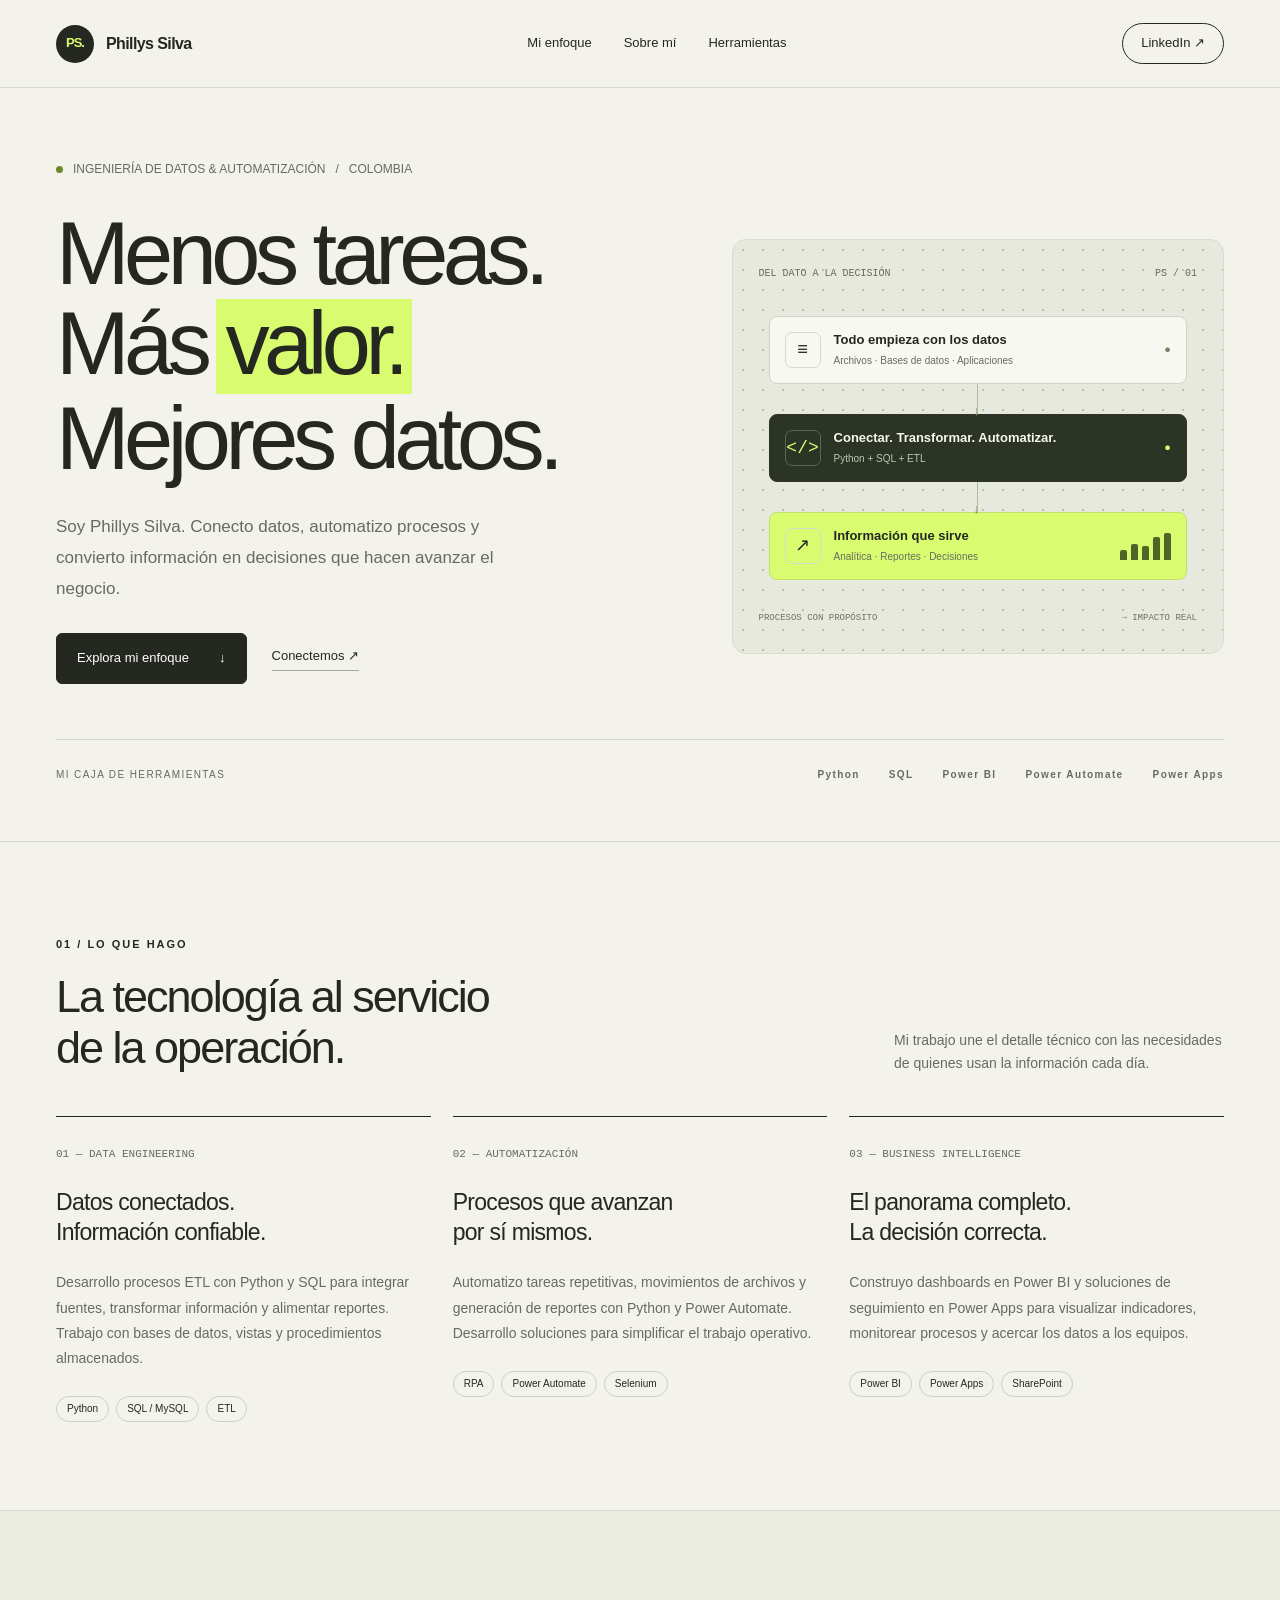
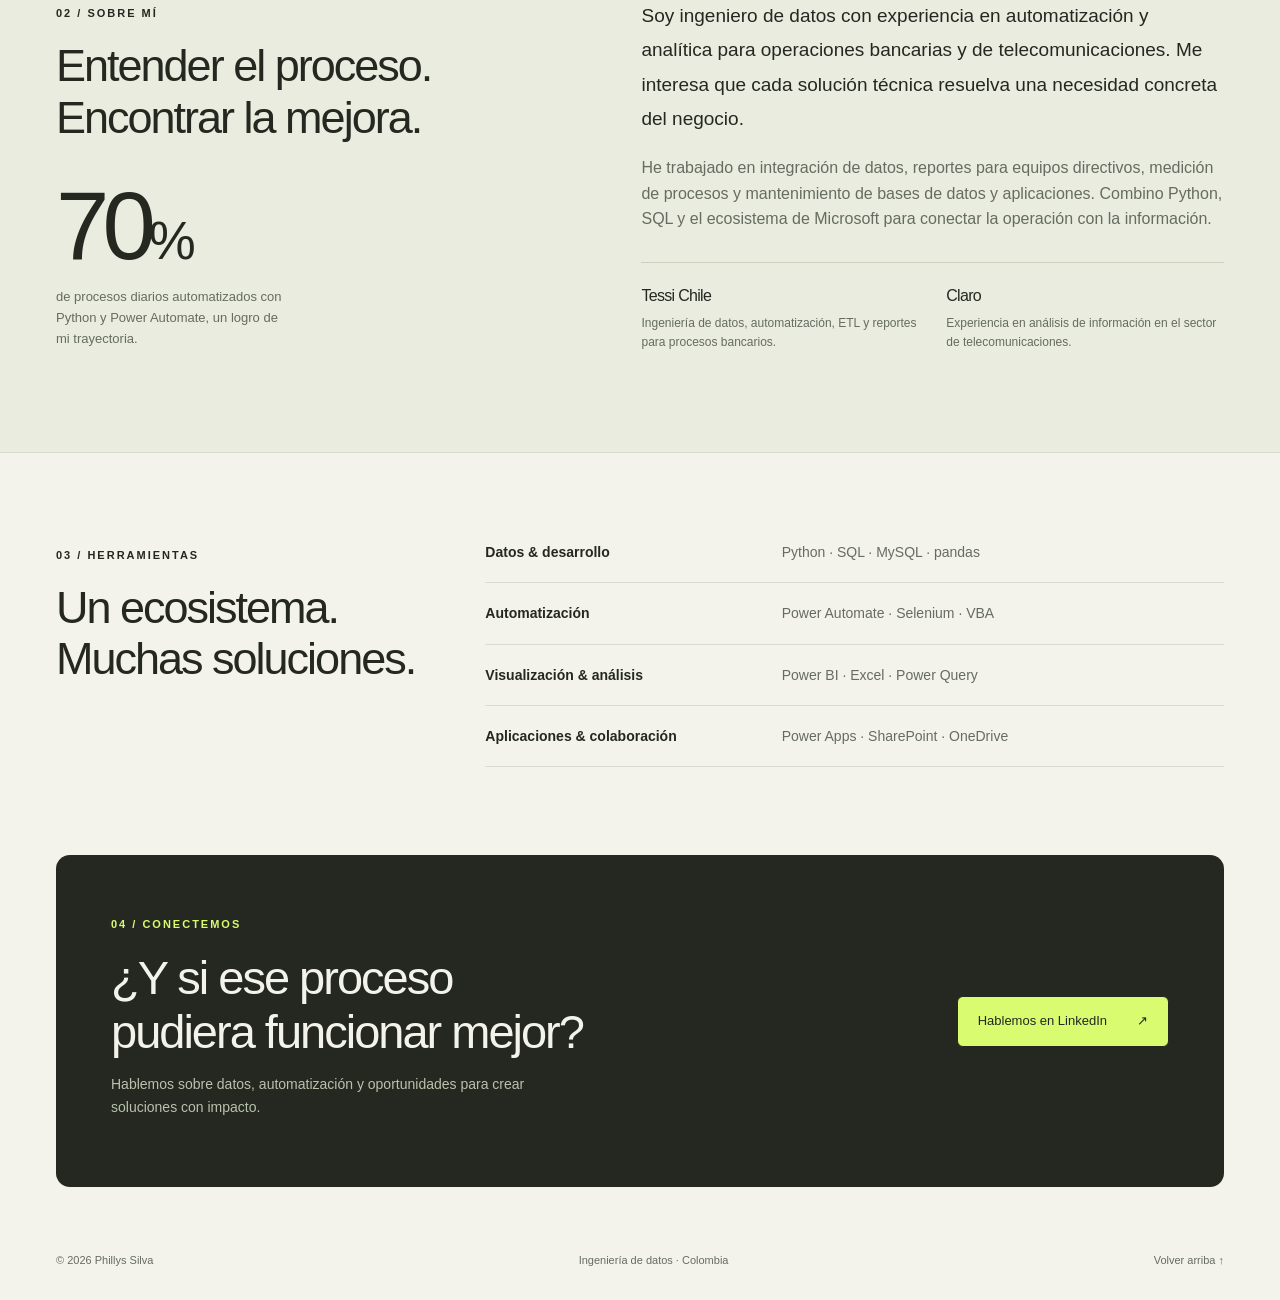
<file: index.html>
<!doctype html>
<html lang="es"><head><meta charset="utf-8"><meta name="viewport" content="width=device-width,initial-scale=1"><meta name="description" content="Phillys Silva. Ingeniería de datos, automatización de procesos y analítica con Python, SQL y Power BI."><meta name="theme-color" content="#f3f3ec"><title>Phillys Silva — Datos que mueven decisiones</title><link rel="icon" href="data:image/svg+xml,%3Csvg xmlns='http://www.w3.org/2000/svg' viewBox='0 0 64 64'%3E%3Crect width='64' height='64' rx='16' fill='%23d9fb70'/%3E%3Ctext x='12' y='43' font-size='30' font-family='Arial' font-weight='700'%3EPS%3C/text%3E%3C/svg%3E"><style>
:root{--paper:#f3f3ec;--ink:#242820;--muted:#666c61;--lime:#d9fb70;--line:#d8dbcf}*{box-sizing:border-box}html{scroll-behavior:smooth;scroll-padding-top:90px}body{margin:0;background:var(--paper);color:var(--ink);font-family:Arial,Helvetica,sans-serif;font-size:16px;line-height:1.6}a{color:inherit;text-decoration:none}button{font:inherit}::selection{background:var(--lime)}.wrap{max-width:1280px;margin:auto;padding:0 56px}header{position:sticky;top:0;z-index:5;background:#f3f3ecf5;border-bottom:1px solid var(--line);backdrop-filter:blur(16px)}.nav{height:87px;display:flex;align-items:center;justify-content:space-between}.brand{display:flex;align-items:center;gap:12px;font-weight:700;letter-spacing:-.6px}.monogram{display:grid;place-items:center;width:38px;height:38px;background:var(--ink);color:var(--lime);border-radius:50%;font-size:13px;letter-spacing:-1px}.navlinks{display:flex;gap:32px;font-size:13px}.navlinks a:hover{box-shadow:0 2px var(--ink)}.nav-cta{font-size:13px;border:1px solid var(--ink);padding:9px 18px;border-radius:30px}.nav-cta:hover{background:var(--lime)}.eyebrow{text-transform:uppercase;letter-spacing:2px;font-size:11px;font-weight:700}.hero{padding-top:72px;padding-bottom:58px}.hero-top{display:flex;align-items:center;gap:10px;color:var(--muted);font-size:12px}.dot{height:7px;width:7px;border-radius:100%;background:#6b892a;display:inline-block}.hero-grid{display:grid;grid-template-columns:1.25fr 1fr;gap:60px;align-items:center;margin-top:30px}h1{font-weight:500;letter-spacing:-5.5px;font-size:clamp(64px,6.9vw,92px);line-height:1.02;margin:0 0 28px}h1 em{font-style:normal;display:inline-block;background:var(--lime);padding:0 9px 5px;margin-left:-9px}p{color:var(--muted)}.intro{font-size:17px;max-width:470px;line-height:1.8}.actions{display:flex;align-items:center;gap:25px;margin-top:29px}.button{display:inline-flex;justify-content:center;align-items:center;gap:30px;background:var(--ink);color:white;border:1px solid var(--ink);border-radius:6px;padding:14px 20px;font-size:13px;transition:transform .2s}.button:hover{transform:translateY(-3px);background:#3c4434}.text-link{font-size:13px;border-bottom:1px solid #a4aa98;padding-bottom:3px}.visual{position:relative;border-radius:14px;background:#e7e9de;border:1px solid #d8ddcd;min-height:415px;padding:26px;overflow:hidden;background-image:radial-gradient(#b9c0ac 1px,transparent 1px);background-size:20px 20px}.visual-top{display:flex;justify-content:space-between;font-family:monospace;font-size:10px;color:#666f5a}.flow{padding:34px 10px 12px}.node{border:1px solid #cfd5c5;background:#f7f8f1;border-radius:8px;padding:13px 15px;display:flex;align-items:center;gap:13px;font-size:12px}.node b{display:block;font-size:13px}.node small{color:var(--muted);font-size:10px}.node-icon{width:36px;height:36px;border-radius:7px;display:grid;place-items:center;border:1px solid #d6dccd;font-family:monospace;font-size:18px}.connector{height:30px;width:1px;background:#aeb99d;margin:auto;position:relative}.connector:after{content:'↓';position:absolute;bottom:-8px;left:-4px;font-size:13px;color:#7a8966}.node.dark{background:#2c3426;color:#f6f8f0;border:1px solid #2c3426}.node.dark small{color:#bdc7b0}.node.dark .node-icon{color:var(--lime);border-color:#5a664f}.node.green{background:var(--lime);border-color:#c2df68}.signal{margin-left:auto;color:#748566;font-size:11px}.chart{display:flex;gap:4px;height:27px;align-items:flex-end;margin-left:auto}.chart i{width:7px;background:#4e6527;border-radius:2px 2px 0 0}.visual-foot{display:flex;justify-content:space-between;margin-top:19px;font-family:monospace;font-size:9px;color:#69735d}.hero-foot{display:flex;align-items:center;justify-content:space-between;border-top:1px solid var(--line);padding-top:27px;margin-top:55px}.hero-foot span{font-size:10px;color:var(--muted);letter-spacing:1.4px}.stack{display:flex;gap:29px;font-weight:700;font-size:14px}.section{padding-top:88px;padding-bottom:88px;border-top:1px solid var(--line)}.section-head{display:flex;justify-content:space-between;align-items:flex-end;gap:35px;margin-bottom:42px}h2{font-size:45px;line-height:1.15;letter-spacing:-2px;font-weight:500;margin:15px 0 0}.section-head p{max-width:330px;font-size:14px;margin-bottom:0}.work-grid{display:grid;grid-template-columns:repeat(3,1fr);gap:22px}.work{border-top:1px solid var(--ink);padding-top:22px}.work .num{font-family:monospace;font-size:11px;color:var(--muted)}h3{font-size:23px;line-height:1.3;letter-spacing:-.7px;font-weight:500}.work p{font-size:14px;line-height:1.8}.tags{display:flex;flex-wrap:wrap;gap:7px;margin-top:25px}.tags span{font-size:10px;border:1px solid #cbd1c0;border-radius:30px;padding:4px 10px}.about{background:#e9ecdf}.about-grid{display:grid;grid-template-columns:1fr 1.2fr;gap:100px}.big-number{font-size:96px;font-weight:500;line-height:1;letter-spacing:-7px;margin-top:35px}.number-caption{font-size:13px;max-width:235px}.bio{font-size:19px;line-height:1.8;margin-top:0;color:var(--ink)}.experience{display:grid;grid-template-columns:1fr 1fr;gap:27px;margin-top:30px;border-top:1px solid #cbd2be;padding-top:23px}.experience h3{font-size:16px;margin:0}.experience p{font-size:12px;margin-top:7px}.skills{display:grid;grid-template-columns:1fr 2fr;gap:60px}.skill-row{padding:19px 0;border-bottom:1px solid var(--line);display:grid;grid-template-columns:1fr 1.6fr;gap:20px;font-size:14px}.skill-row:first-child{padding-top:0}.skill-row span{color:var(--muted)}.contact{background:var(--ink);color:var(--paper);border-radius:14px;padding:55px;display:flex;justify-content:space-between;gap:40px;align-items:center;margin-bottom:65px}.contact h2{font-size:47px;margin-top:15px;max-width:600px}.contact p{color:#b9c2ad;font-size:14px;max-width:470px}.contact .button{background:var(--lime);color:var(--ink);white-space:nowrap}.contact .eyebrow{color:var(--lime)}footer{padding:0 0 30px;display:flex;justify-content:space-between;font-size:11px;color:var(--muted)}.menu{display:none}a:focus-visible,button:focus-visible{outline:3px solid #719d13;outline-offset:5px}@media(min-width:1450px){.hero{padding-top:100px}}@media(max-width:1000px){.wrap{padding-left:30px;padding-right:30px}.hero-grid{gap:30px}h1{font-size:68px;letter-spacing:-4px}.visual{padding:18px}.about-grid{gap:45px}.contact{padding:35px}.contact h2{font-size:36px}.stack{gap:18px}}@media(max-width:720px){.wrap{padding-left:22px;padding-right:22px}.nav{height:72px}.navlinks{display:none;position:absolute;top:72px;left:0;right:0;padding:23px;background:var(--paper);border-bottom:1px solid var(--line)}.navlinks.open{display:flex;flex-direction:column;gap:20px}.menu{display:block;background:none;border:1px solid var(--line);border-radius:5px;padding:6px 10px;font-size:12px}.nav-cta{margin-left:auto;margin-right:12px;padding:6px 11px;font-size:11px}.hero{padding-top:40px}.hero-grid{grid-template-columns:1fr;gap:35px;margin-top:27px}h1{font-size:62px;letter-spacing:-3.8px}.intro{font-size:15px}.visual{min-height:385px}.hero-foot{align-items:flex-start;gap:18px;flex-direction:column;margin-top:35px}.stack{gap:18px;flex-wrap:wrap;font-size:12px}.section{padding-top:55px;padding-bottom:55px}.section-head{display:block}h2{font-size:36px}.section-head p{margin-top:20px}.work-grid{grid-template-columns:1fr;gap:30px}.work h3{margin:14px 0}.tags{margin-top:16px}.about-grid,.skills{grid-template-columns:1fr;gap:35px}.big-number{font-size:80px;margin-top:25px}.bio{font-size:17px}.contact{display:block;padding:30px 25px;margin-bottom:38px}.contact h2{font-size:35px}.contact .button{margin-top:20px}.skill-row{font-size:12px;grid-template-columns:1fr 1.5fr}footer{gap:20px;flex-wrap:wrap}.actions{gap:20px}.button{padding:13px 16px}}@media(prefers-reduced-motion:reduce){html{scroll-behavior:auto}*{transition:none!important}}
</style></head><body>
<header><div class="wrap nav"><a class="brand" href="#inicio" aria-label="Phillys Silva, inicio"><span class="monogram">PS.</span>Phillys Silva</a><nav class="navlinks" id="navigation" aria-label="Navegación principal"><a href="#enfoque">Mi enfoque</a><a href="#perfil">Sobre mí</a><a href="#herramientas">Herramientas</a></nav><a class="nav-cta" href="https://www.linkedin.com/in/phillys-silva/" target="_blank" rel="noopener noreferrer">LinkedIn ↗</a><button class="menu" aria-controls="navigation" aria-expanded="false">Menú</button></div></header>
<main id="inicio"><section class="wrap hero"><div class="hero-top"><span class="dot"></span> INGENIERÍA DE DATOS & AUTOMATIZACIÓN <span aria-hidden="true">/</span> COLOMBIA</div><div class="hero-grid"><div><h1>Menos tareas.<br>Más <em>valor.</em><br>Mejores datos.</h1><p class="intro">Soy Phillys Silva. Conecto datos, automatizo procesos y convierto información en decisiones que hacen avanzar el negocio.</p><div class="actions"><a class="button" href="#enfoque">Explora mi enfoque <span>↓</span></a><a class="text-link" href="#contacto">Conectemos ↗</a></div></div><div class="visual" role="img" aria-label="Mi enfoque: integrar fuentes de datos, transformarlas con Python y SQL y convertirlas en información para decidir"><div class="visual-top"><span>DEL DATO A LA DECISIÓN</span><span>PS / 01</span></div><div class="flow"><div class="node"><span class="node-icon">≡</span><div><b>Todo empieza con los datos</b><small>Archivos · Bases de datos · Aplicaciones</small></div><span class="signal">●</span></div><div class="connector"></div><div class="node dark"><span class="node-icon">&lt;/&gt;</span><div><b>Conectar. Transformar. Automatizar.</b><small>Python + SQL + ETL</small></div><span class="signal" style="color:#d9fb70">●</span></div><div class="connector"></div><div class="node green"><span class="node-icon">↗</span><div><b>Información que sirve</b><small>Analítica · Reportes · Decisiones</small></div><div class="chart" aria-hidden="true"><i style="height:10px"></i><i style="height:16px"></i><i style="height:14px"></i><i style="height:23px"></i><i style="height:27px"></i></div></div></div><div class="visual-foot"><span>PROCESOS CON PROPÓSITO</span><span>→ IMPACTO REAL</span></div></div></div><div class="hero-foot"><span>MI CAJA DE HERRAMIENTAS</span><div class="stack"><span>Python</span><span>SQL</span><span>Power BI</span><span>Power Automate</span><span>Power Apps</span></div></div></section>
<section id="enfoque" class="section wrap"><div class="section-head"><div><span class="eyebrow">01 / Lo que hago</span><h2>La tecnología al servicio<br>de la operación.</h2></div><p>Mi trabajo une el detalle técnico con las necesidades de quienes usan la información cada día.</p></div><div class="work-grid"><article class="work"><span class="num">01 — DATA ENGINEERING</span><h3>Datos conectados.<br>Información confiable.</h3><p>Desarrollo procesos ETL con Python y SQL para integrar fuentes, transformar información y alimentar reportes. Trabajo con bases de datos, vistas y procedimientos almacenados.</p><div class="tags"><span>Python</span><span>SQL / MySQL</span><span>ETL</span></div></article><article class="work"><span class="num">02 — AUTOMATIZACIÓN</span><h3>Procesos que avanzan<br>por sí mismos.</h3><p>Automatizo tareas repetitivas, movimientos de archivos y generación de reportes con Python y Power Automate. Desarrollo soluciones para simplificar el trabajo operativo.</p><div class="tags"><span>RPA</span><span>Power Automate</span><span>Selenium</span></div></article><article class="work"><span class="num">03 — BUSINESS INTELLIGENCE</span><h3>El panorama completo.<br>La decisión correcta.</h3><p>Construyo dashboards en Power BI y soluciones de seguimiento en Power Apps para visualizar indicadores, monitorear procesos y acercar los datos a los equipos.</p><div class="tags"><span>Power BI</span><span>Power Apps</span><span>SharePoint</span></div></article></div></section>
<section id="perfil" class="section about"><div class="wrap about-grid"><div><span class="eyebrow">02 / Sobre mí</span><h2>Entender el proceso.<br>Encontrar la mejora.</h2><div class="big-number">70<span style="font-size:.55em">%</span></div><p class="number-caption">de procesos diarios automatizados con Python y Power Automate, un logro de mi trayectoria.</p></div><div><p class="bio">Soy ingeniero de datos con experiencia en automatización y analítica para operaciones bancarias y de telecomunicaciones. Me interesa que cada solución técnica resuelva una necesidad concreta del negocio.</p><p>He trabajado en integración de datos, reportes para equipos directivos, medición de procesos y mantenimiento de bases de datos y aplicaciones. Combino Python, SQL y el ecosistema de Microsoft para conectar la operación con la información.</p><div class="experience"><div><h3>Tessi Chile</h3><p>Ingeniería de datos, automatización, ETL y reportes para procesos bancarios.</p></div><div><h3>Claro</h3><p>Experiencia en análisis de información en el sector de telecomunicaciones.</p></div></div></div></div></section>
<section id="herramientas" class="section wrap skills"><div><span class="eyebrow">03 / Herramientas</span><h2>Un ecosistema.<br>Muchas soluciones.</h2></div><div><div class="skill-row"><b>Datos & desarrollo</b><span>Python · SQL · MySQL · pandas</span></div><div class="skill-row"><b>Automatización</b><span>Power Automate · Selenium · VBA</span></div><div class="skill-row"><b>Visualización & análisis</b><span>Power BI · Excel · Power Query</span></div><div class="skill-row"><b>Aplicaciones & colaboración</b><span>Power Apps · SharePoint · OneDrive</span></div></div></section>
<div class="wrap" id="contacto"><section class="contact"><div><span class="eyebrow">04 / Conectemos</span><h2>¿Y si ese proceso<br>pudiera funcionar mejor?</h2><p>Hablemos sobre datos, automatización y oportunidades para crear soluciones con impacto.</p></div><a class="button" href="https://www.linkedin.com/in/phillys-silva/" target="_blank" rel="noopener noreferrer">Hablemos en LinkedIn <span>↗</span></a></section><footer><span>© <span id="year">2026</span> Phillys Silva</span><span>Ingeniería de datos · Colombia</span><a href="#inicio">Volver arriba ↑</a></footer></div></main><script>const menu=document.querySelector('.menu');const nav=document.getElementById('navigation');menu.addEventListener('click',()=>{const open=menu.getAttribute('aria-expanded')!=='true';menu.setAttribute('aria-expanded',String(open));nav.classList.toggle('open',open)});nav.querySelectorAll('a').forEach(link=>link.addEventListener('click',()=>{nav.classList.remove('open');menu.setAttribute('aria-expanded','false')}));document.getElementById('year').textContent=new Date().getFullYear();</script></body></html>
</file>
